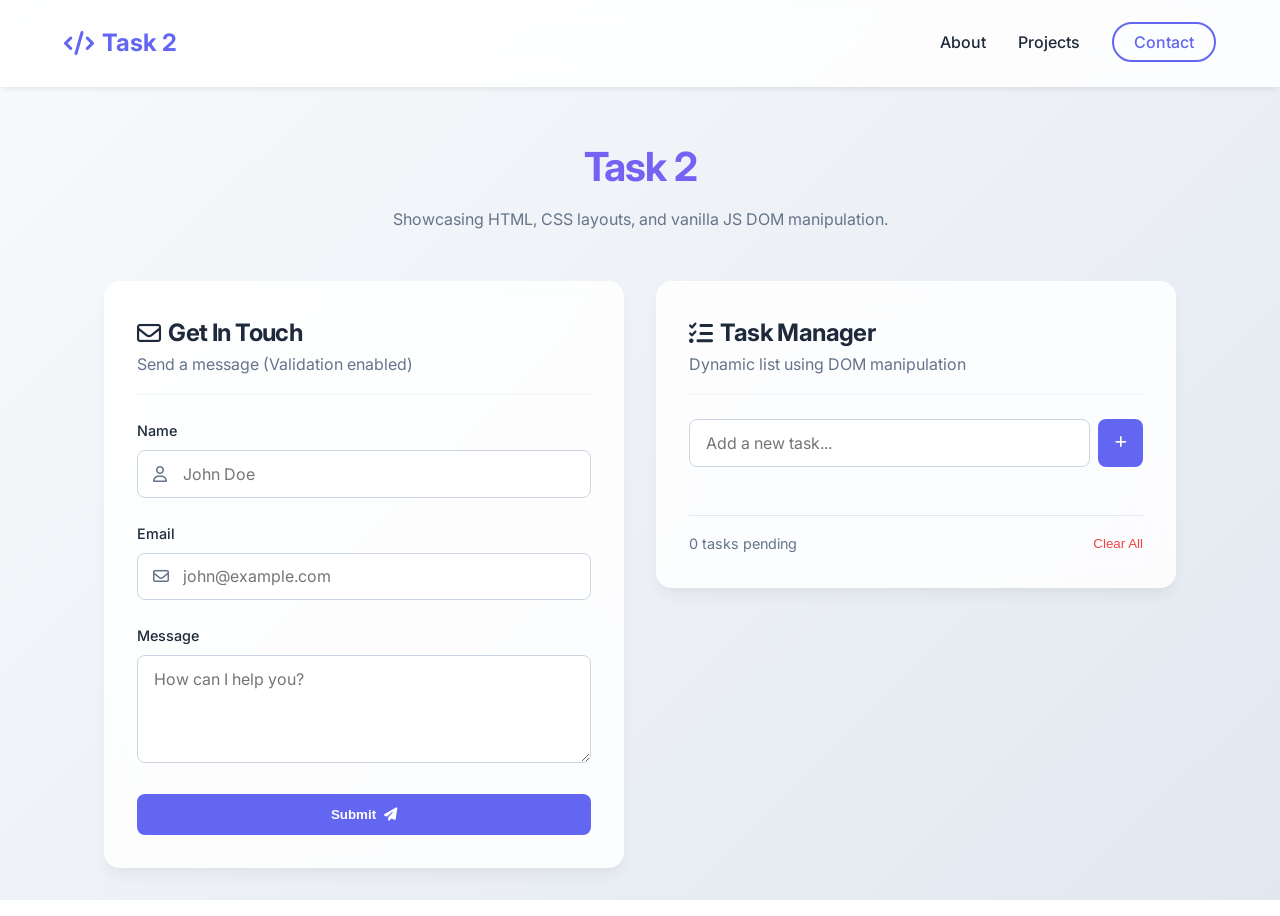
<file: Task 2/index.html>
<!DOCTYPE html>
<html lang="en">

<head>
    <meta charset="UTF-8">
    <meta name="viewport" content="width=device-width, initial-scale=1.0">
    <title>Task 2</title>
    <!-- Modern Font: Inter -->
    <link href="https://fonts.googleapis.com/css2?family=Inter:wght@300;400;500;600;700&display=swap" rel="stylesheet">
    <!-- Font Awesome for Icons -->
    <link rel="stylesheet" href="https://cdnjs.cloudflare.com/ajax/libs/font-awesome/6.4.0/css/all.min.css">
    <link rel="stylesheet" href="index.css">
</head>

<body>

    <!-- Flexbox Navigation -->
    <header class="navbar">
        <div class="logo">
            <i class="fa-solid fa-code"></i> Task 2
        </div>
        <nav>
            <ul class="nav-links">
                <li><a href="#about">About</a></li>
                <li><a href="#projects">Projects</a></li>
                <li><a href="#contact" class="btn-outline">Contact</a></li>
            </ul>
        </nav>
    </header>

    <main class="container">
        <div class="hero-text">
            <h1>Task 2</h1>
            <p>Showcasing HTML, CSS layouts, and vanilla JS DOM manipulation.</p>
        </div>

        <!-- CSS Grid layout wrapper -->
        <div class="grid-layout">

            <!-- Section 1: Contact Form (HTML & CSS + JS Validation) -->
            <section class="card glass-card" id="contact">
                <div class="card-header">
                    <h2><i class="fa-regular fa-envelope"></i> Get In Touch</h2>
                    <p>Send a message (Validation enabled)</p>
                </div>
                <form id="contactForm" novalidate>
                    <div class="form-group">
                        <label for="name">Name</label>
                        <div class="input-wrapper">
                            <i class="fa-regular fa-user"></i>
                            <input type="text" id="name" name="name" placeholder="John Doe">
                        </div>
                        <span class="error-msg" id="nameError">Name is required.</span>
                    </div>

                    <div class="form-group">
                        <label for="email">Email</label>
                        <div class="input-wrapper">
                            <i class="fa-regular fa-envelope"></i>
                            <input type="email" id="email" name="email" placeholder="john@example.com">
                        </div>
                        <span class="error-msg" id="emailError">Please enter a valid email.</span>
                    </div>

                    <div class="form-group">
                        <label for="message">Message</label>
                        <textarea id="message" name="message" rows="4" placeholder="How can I help you?"></textarea>
                        <span class="error-msg" id="messageError">Message cannot be empty.</span>
                    </div>

                    <div id="formSuccess" class="success-msg hidden"><i class="fa-solid fa-check-circle"></i> Message
                        sent successfully!</div>

                    <button type="submit" class="btn-primary">
                        Submit <i class="fa-solid fa-paper-plane"></i>
                    </button>
                </form>
            </section>

            <!-- Section 2: Dynamic To-Do List (JS DOM Manipulation) -->
            <section class="card glass-card" id="projects">
                <div class="card-header">
                    <h2><i class="fa-solid fa-list-check"></i> Task Manager</h2>
                    <p>Dynamic list using DOM manipulation</p>
                </div>

                <div class="todo-app">
                    <div class="task-input">
                        <input type="text" id="taskInput" placeholder="Add a new task...">
                        <button id="addTaskBtn" class="btn-secondary"><i class="fa-solid fa-plus"></i></button>
                    </div>
                    <ul id="taskList" class="task-list">
                        <!-- Tasks will be dynamically injected here -->
                    </ul>
                    <div class="task-stats">
                        <span id="taskCount">0 tasks pending</span>
                        <button id="clearAllBtn" class="btn-text">Clear All</button>
                    </div>
                </div>
            </section>

        </div>
    </main>

    <script src="script.js"></script>
</body>

</html>
</file>
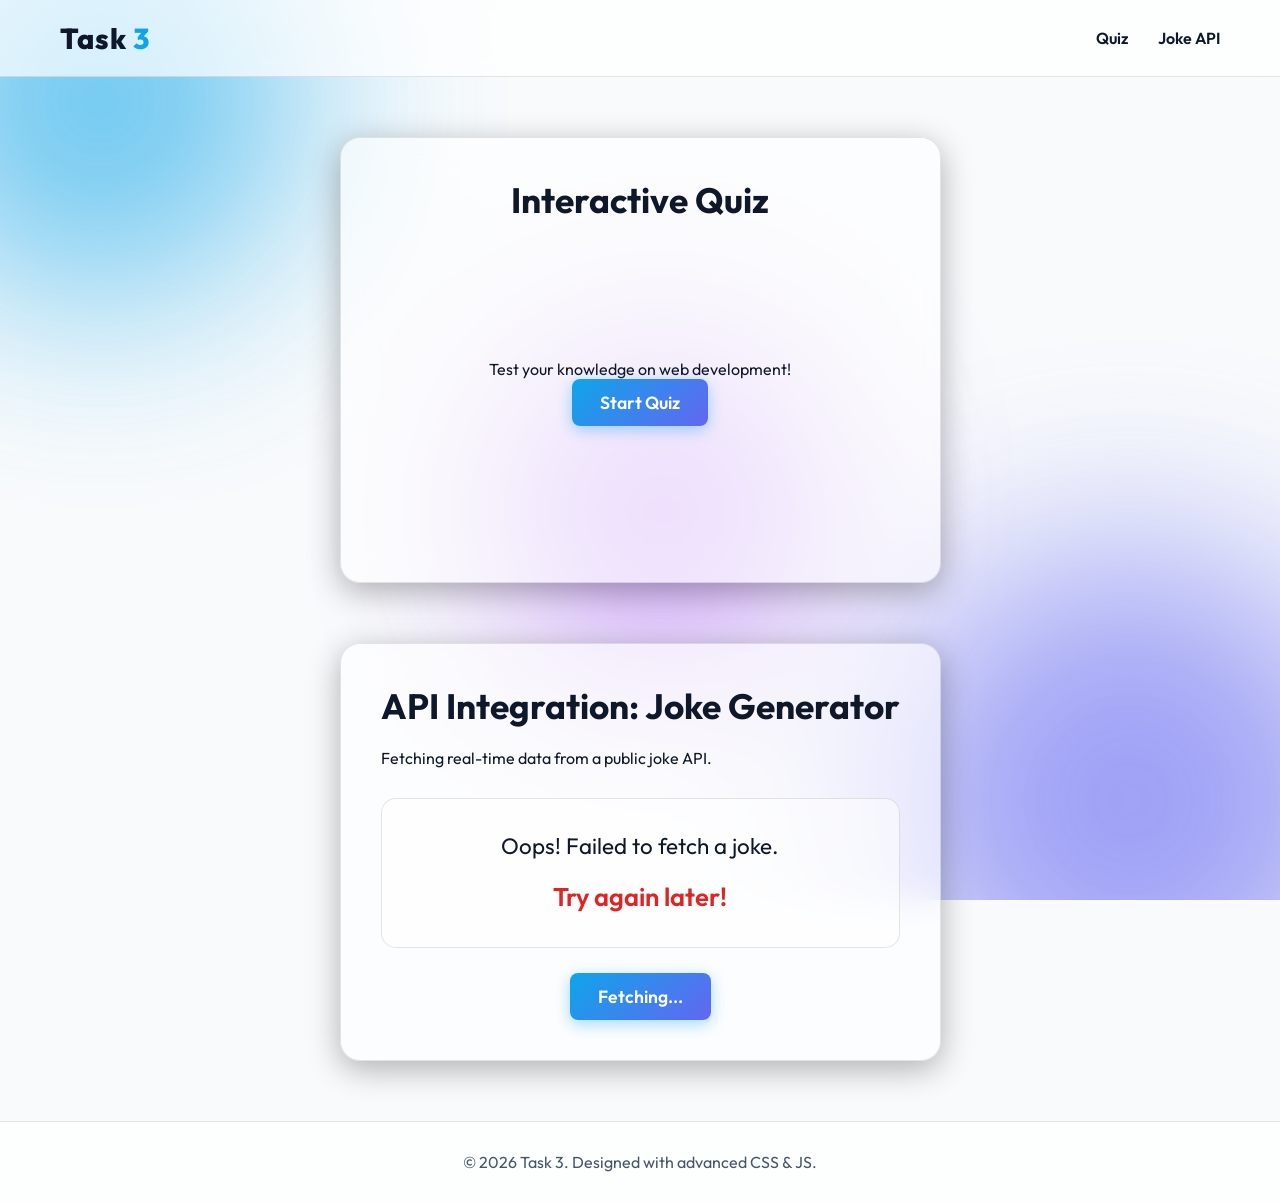
<file: Task 3/index.html>
<!DOCTYPE html>
<html lang="en">
<head>
    <meta charset="UTF-8">
    <meta name="viewport" content="width=device-width, initial-scale=1.0">
    <title>Advanced JS & Styling</title>
    <link rel="stylesheet" href="style.css">
    <link href="https://fonts.googleapis.com/css2?family=Outfit:wght@300;400;600;800&display=swap" rel="stylesheet">
</head>
<body>
    <div class="background-shapes">
        <div class="shape shape-1"></div>
        <div class="shape shape-2"></div>
        <div class="shape shape-3"></div>
    </div>

    <header>
        <nav class="navbar">
            <div class="logo">Task <span>3</span></div>
            <ul class="nav-links">
                <li><a href="#quiz-section">Quiz</a></li>
                <li><a href="#api-section">Joke API</a></li>
            </ul>
        </nav>
    </header>

    <main class="container">


        <section id="quiz-section" class="glass-panel section-container">
            <h2 class="section-title">Interactive Quiz</h2>
            <div class="quiz-container">
                <div id="quiz-setup" class="quiz-state active">
                    <p>Test your knowledge on web development!</p>
                    <button id="start-btn" class="btn primary-btn">Start Quiz</button>
                </div>
                
                <div id="quiz-active" class="quiz-state">
                    <div class="quiz-header">
                        <span id="question-tracker">Question 1/5</span>
                        <span id="score-tracker">Score: 0</span>
                    </div>
                    <h3 id="question-text">Loading question...</h3>
                    <div id="answer-buttons" class="btn-grid">
                        <!-- Buttons injected via JS -->
                    </div>
                    <button id="next-btn" class="btn secondary-btn hide">Next Question</button>
                </div>

                <div id="quiz-results" class="quiz-state">
                    <h3>Quiz Completed!</h3>
                    <p id="final-score">Your score is: 0/5</p>
                    <button id="restart-btn" class="btn primary-btn">Restart Quiz</button>
                </div>
            </div>
        </section>

        <section id="api-section" class="glass-panel section-container">
            <h2 class="section-title">API Integration: Joke Generator</h2>
            <p>Fetching real-time data from a public joke API.</p>
            <div class="api-container">
                <div id="joke-display" class="joke-card">
                    <p id="joke-setup" class="joke-text">Click the button below to get a developer joke!</p>
                    <p id="joke-punchline" class="joke-text punchline"></p>
                </div>
                <button id="fetch-joke-btn" class="btn primary-btn">Get Another Joke</button>
            </div>
        </section>
    </main>

    <footer>
        <p>&copy; 2026 Task 3. Designed with advanced CSS & JS.</p>
    </footer>

    <script src="script.js"></script>
</body>
</html>
</file>
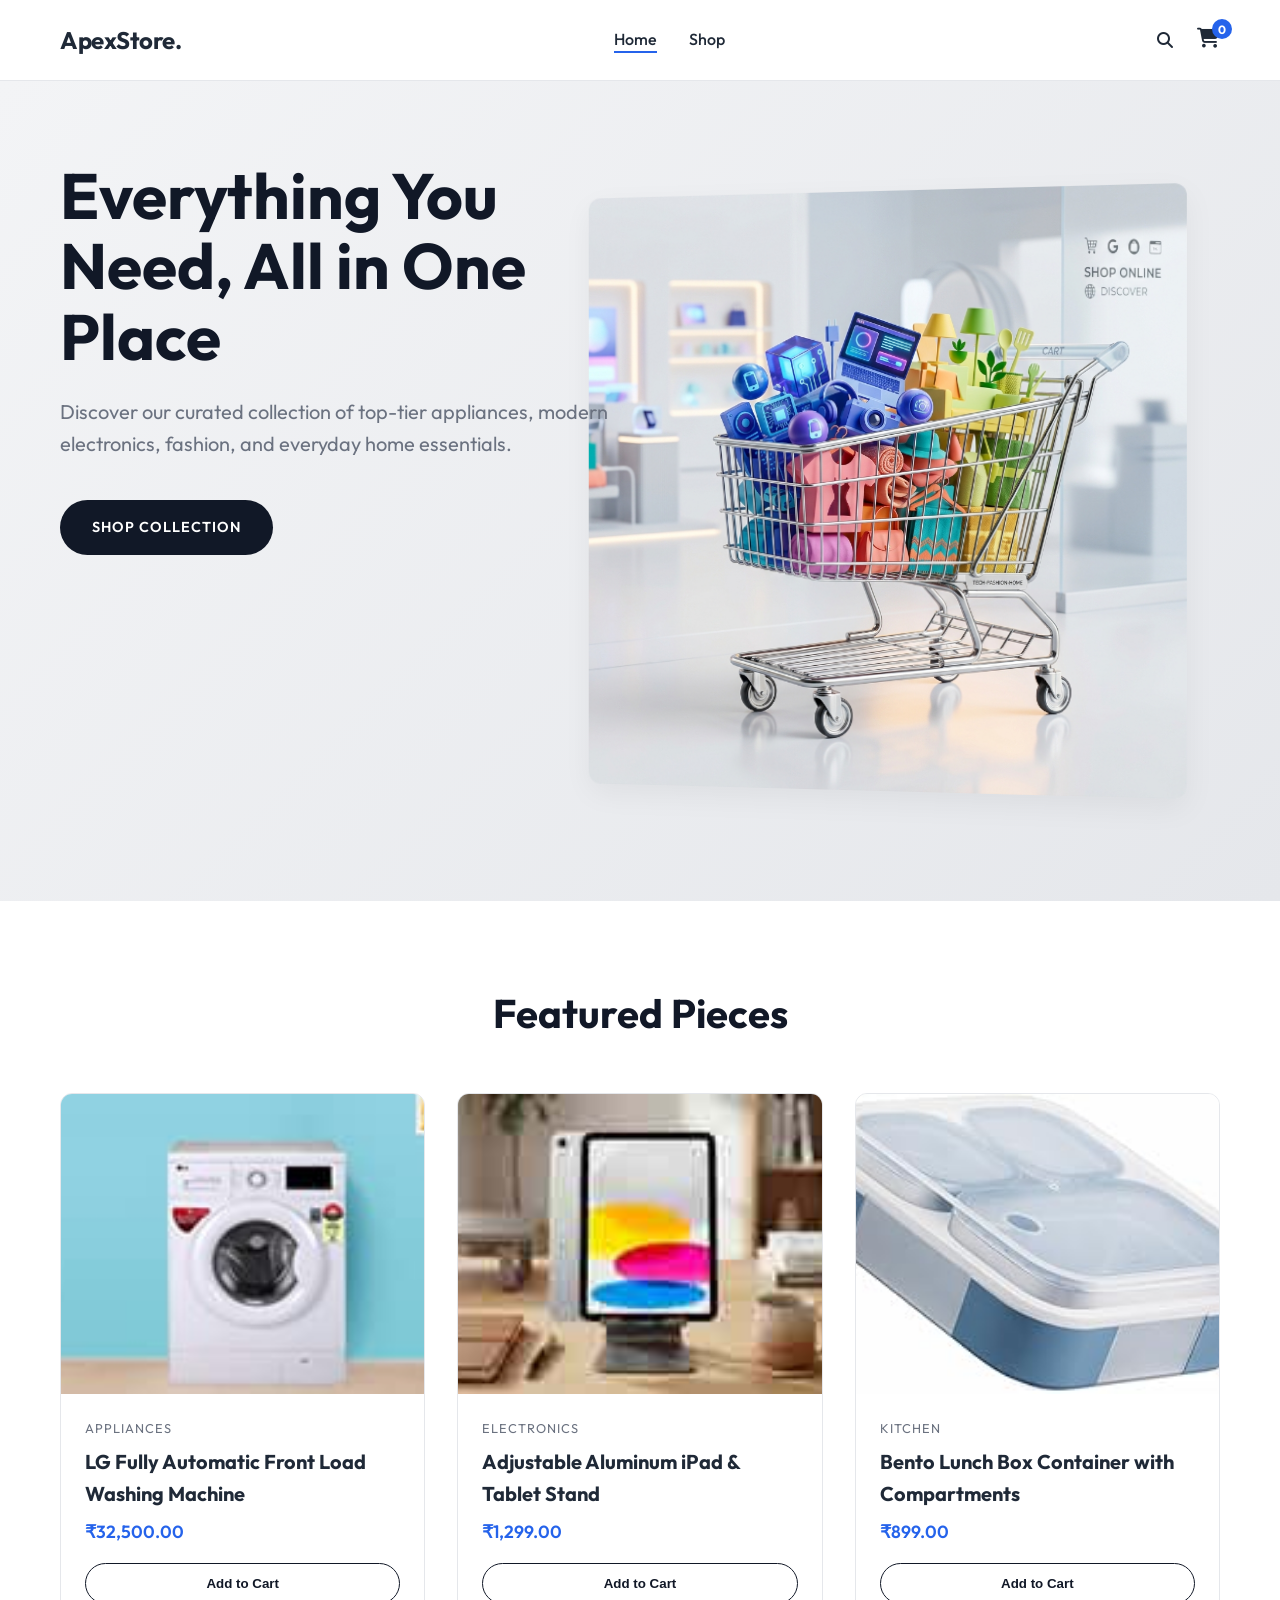
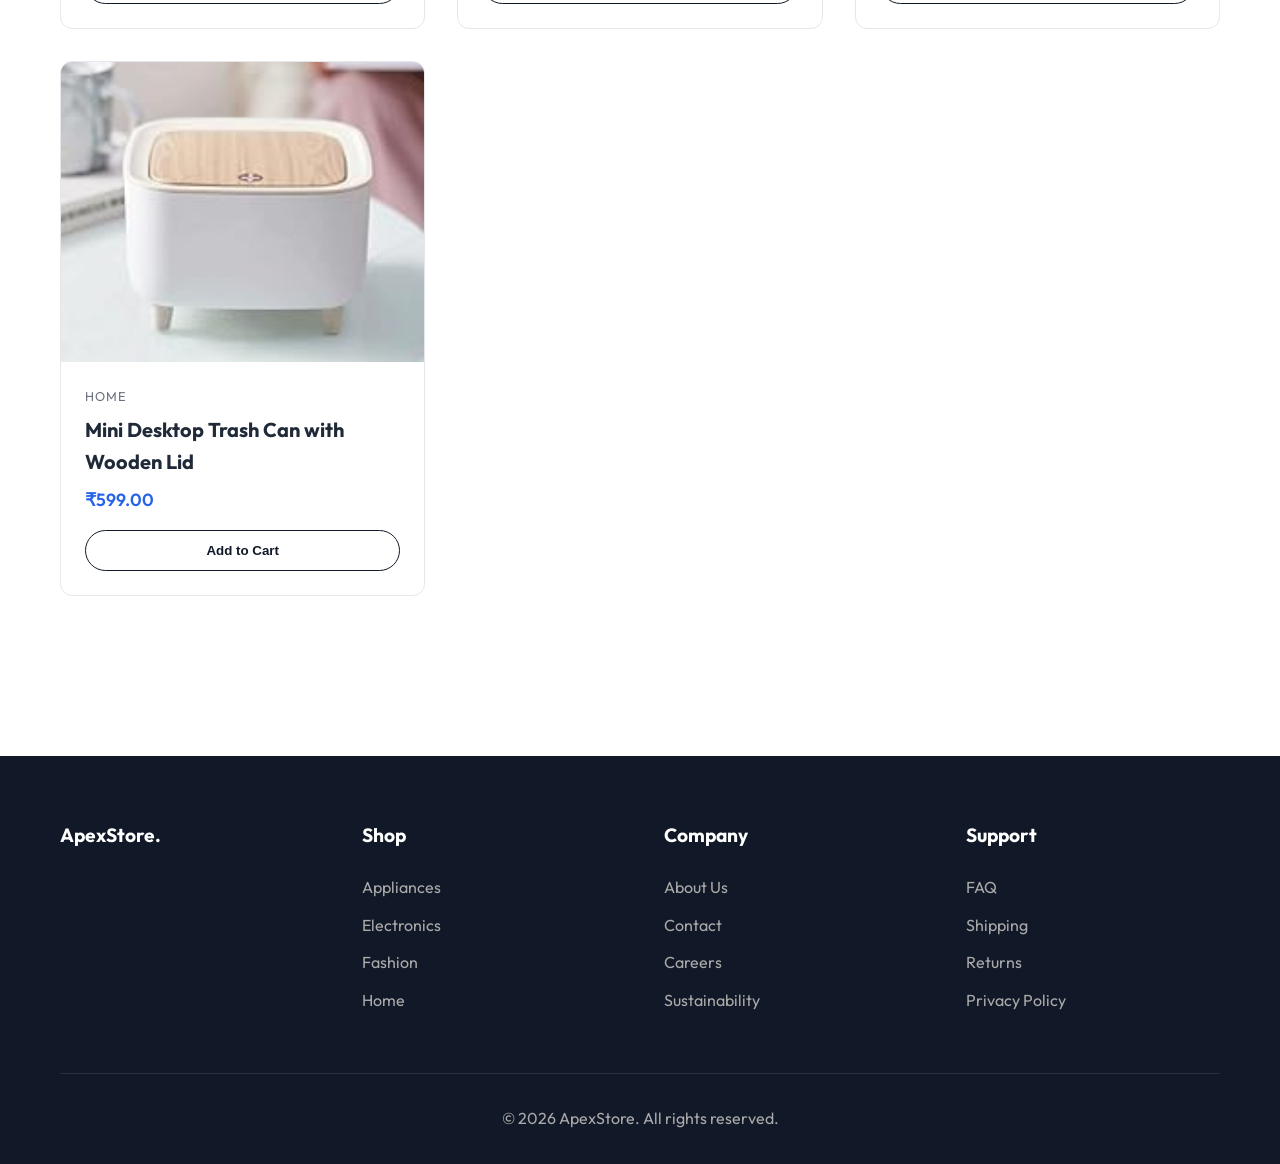
<file: Task 5/index.html>
<!DOCTYPE html>
<html lang="en">
<head>
    <meta charset="UTF-8">
    <meta name="viewport" content="width=device-width, initial-scale=1.0">
    <meta name="description" content="Premium Home Decor and Furniture">
    <title>ApexStore</title>
    <!-- FontAwesome for icons -->
    <link rel="stylesheet" href="https://cdnjs.cloudflare.com/ajax/libs/font-awesome/6.4.0/css/all.min.css">
    <link rel="stylesheet" href="css/styles.css">
</head>
<body>

    <!-- Header -->
    <header>
        <div class="container">
            <nav>
                <div class="logo">
                    <a href="index.html">ApexStore.</a>
                </div>
                <ul class="nav-links">
                    <li><a href="index.html" class="active">Home</a></li>
                    <li><a href="products.html">Shop</a></li>
                </ul>
                <div class="nav-icons">
                    <i class="fa-solid fa-magnifying-glass" style="cursor: pointer;"></i>
                    <a href="cart.html" class="cart-icon">
                        <i class="fa-solid fa-cart-shopping"></i>
                        <span class="cart-count" id="cart-count">0</span>
                    </a>
                </div>
            </nav>
        </div>
    </header>

    <!-- Hero Section -->
    <section class="hero">
        <div class="container" style="display: flex; position: relative; height: 100%;">
            <div class="hero-content">
                <h1>Everything You Need, All in One Place</h1>
                <p>Discover our curated collection of top-tier appliances, modern electronics, fashion, and everyday home essentials.</p>
                <a href="products.html" class="btn btn-primary">Shop Collection</a>
            </div>
            <div class="hero-image">
                <img src="assets/images/hero.jpg" alt="Modern Shopping" loading="lazy">
            </div>
        </div>
    </section>

    <!-- Featured Products Section -->
    <section class="featured-products">
        <div class="container">
            <h2 class="section-title">Featured Pieces</h2>
            <div class="products-grid" id="featured-grid">
                <!-- Products will be injected here by app.js -->
            </div>
        </div>
    </section>

    <!-- Footer -->
    <footer>
        <div class="container">
            <div class="footer-grid">
                <div class="footer-col">
                    <h3>ApexStore.</h3>
                </div>
                <div class="footer-col">
                    <h3>Shop</h3>
                    <ul class="footer-links">
                        <li><a href="#">Appliances</a></li>
                        <li><a href="#">Electronics</a></li>
                        <li><a href="#">Fashion</a></li>
                        <li><a href="#">Home</a></li>
                    </ul>
                </div>
                <div class="footer-col">
                    <h3>Company</h3>
                    <ul class="footer-links">
                        <li><a href="#">About Us</a></li>
                        <li><a href="#">Contact</a></li>
                        <li><a href="#">Careers</a></li>
                        <li><a href="#">Sustainability</a></li>
                    </ul>
                </div>
                <div class="footer-col">
                    <h3>Support</h3>
                    <ul class="footer-links">
                        <li><a href="#">FAQ</a></li>
                        <li><a href="#">Shipping</a></li>
                        <li><a href="#">Returns</a></li>
                        <li><a href="#">Privacy Policy</a></li>
                    </ul>
                </div>
            </div>
            <div class="footer-bottom">
                <p>&copy; 2026 ApexStore. All rights reserved.</p>
            </div>
        </div>
    </footer>

    <!-- Scripts -->
    <script src="js/products.js"></script>
    <script src="js/app.js"></script>
</body>
</html>
</file>
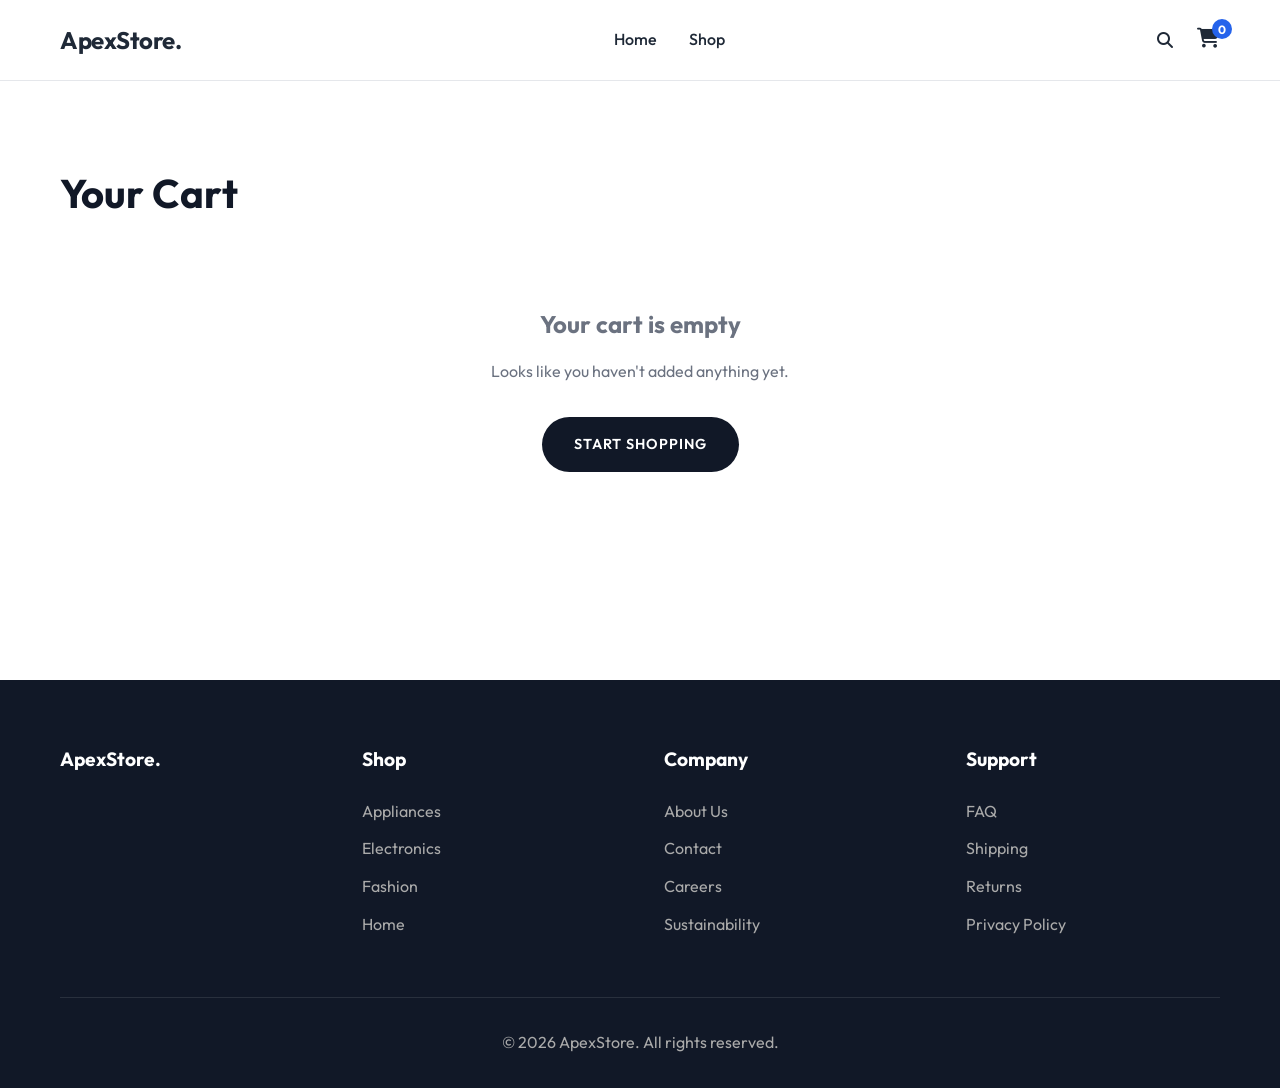
<file: Task 5/cart.html>
<!DOCTYPE html>
<html lang="en">
<head>
    <meta charset="UTF-8">
    <meta name="viewport" content="width=device-width, initial-scale=1.0">
    <meta name="description" content="Your shopping cart at Lumina">
    <title>Cart | ApexStore</title>
    <link rel="stylesheet" href="https://cdnjs.cloudflare.com/ajax/libs/font-awesome/6.4.0/css/all.min.css">
    <link rel="stylesheet" href="css/styles.css">
</head>
<body>

    <!-- Header -->
    <header>
        <div class="container">
            <nav>
                <div class="logo">
                    <a href="index.html">ApexStore.</a>
                </div>
                <ul class="nav-links">
                    <li><a href="index.html">Home</a></li>
                    <li><a href="products.html">Shop</a></li>
                </ul>
                <div class="nav-icons">
                    <i class="fa-solid fa-magnifying-glass" style="cursor: pointer;"></i>
                    <a href="cart.html" class="cart-icon">
                        <i class="fa-solid fa-cart-shopping"></i>
                        <span class="cart-count" id="cart-count">0</span>
                    </a>
                </div>
            </nav>
        </div>
    </header>

    <!-- Cart Section -->
    <section>
        <div class="container">
            <h1 class="section-title" style="text-align: left; margin-bottom: 1rem;">Your Cart</h1>
            
            <div class="cart-container" id="cart-container">
                <!-- Cart Content will be injected here by app.js -->
            </div>
        </div>
    </section>

    <!-- Footer -->
    <footer>
        <div class="container">
            <div class="footer-grid">
                <div class="footer-col">
                    <h3>ApexStore.</h3>
                </div>
                <div class="footer-col">
                    <h3>Shop</h3>
                    <ul class="footer-links">
                        <li><a href="#">Appliances</a></li>
                        <li><a href="#">Electronics</a></li>
                        <li><a href="#">Fashion</a></li>
                        <li><a href="#">Home</a></li>
                    </ul>
                </div>
                <div class="footer-col">
                    <h3>Company</h3>
                    <ul class="footer-links">
                        <li><a href="#">About Us</a></li>
                        <li><a href="#">Contact</a></li>
                        <li><a href="#">Careers</a></li>
                        <li><a href="#">Sustainability</a></li>
                    </ul>
                </div>
                <div class="footer-col">
                    <h3>Support</h3>
                    <ul class="footer-links">
                        <li><a href="#">FAQ</a></li>
                        <li><a href="#">Shipping</a></li>
                        <li><a href="#">Returns</a></li>
                        <li><a href="#">Privacy Policy</a></li>
                    </ul>
                </div>
            </div>
            <div class="footer-bottom">
                <p>&copy; 2026 ApexStore. All rights reserved.</p>
            </div>
        </div>
    </footer>

    <!-- Scripts -->
    <script src="js/products.js"></script>
    <script src="js/app.js"></script>
</body>
</html>
</file>
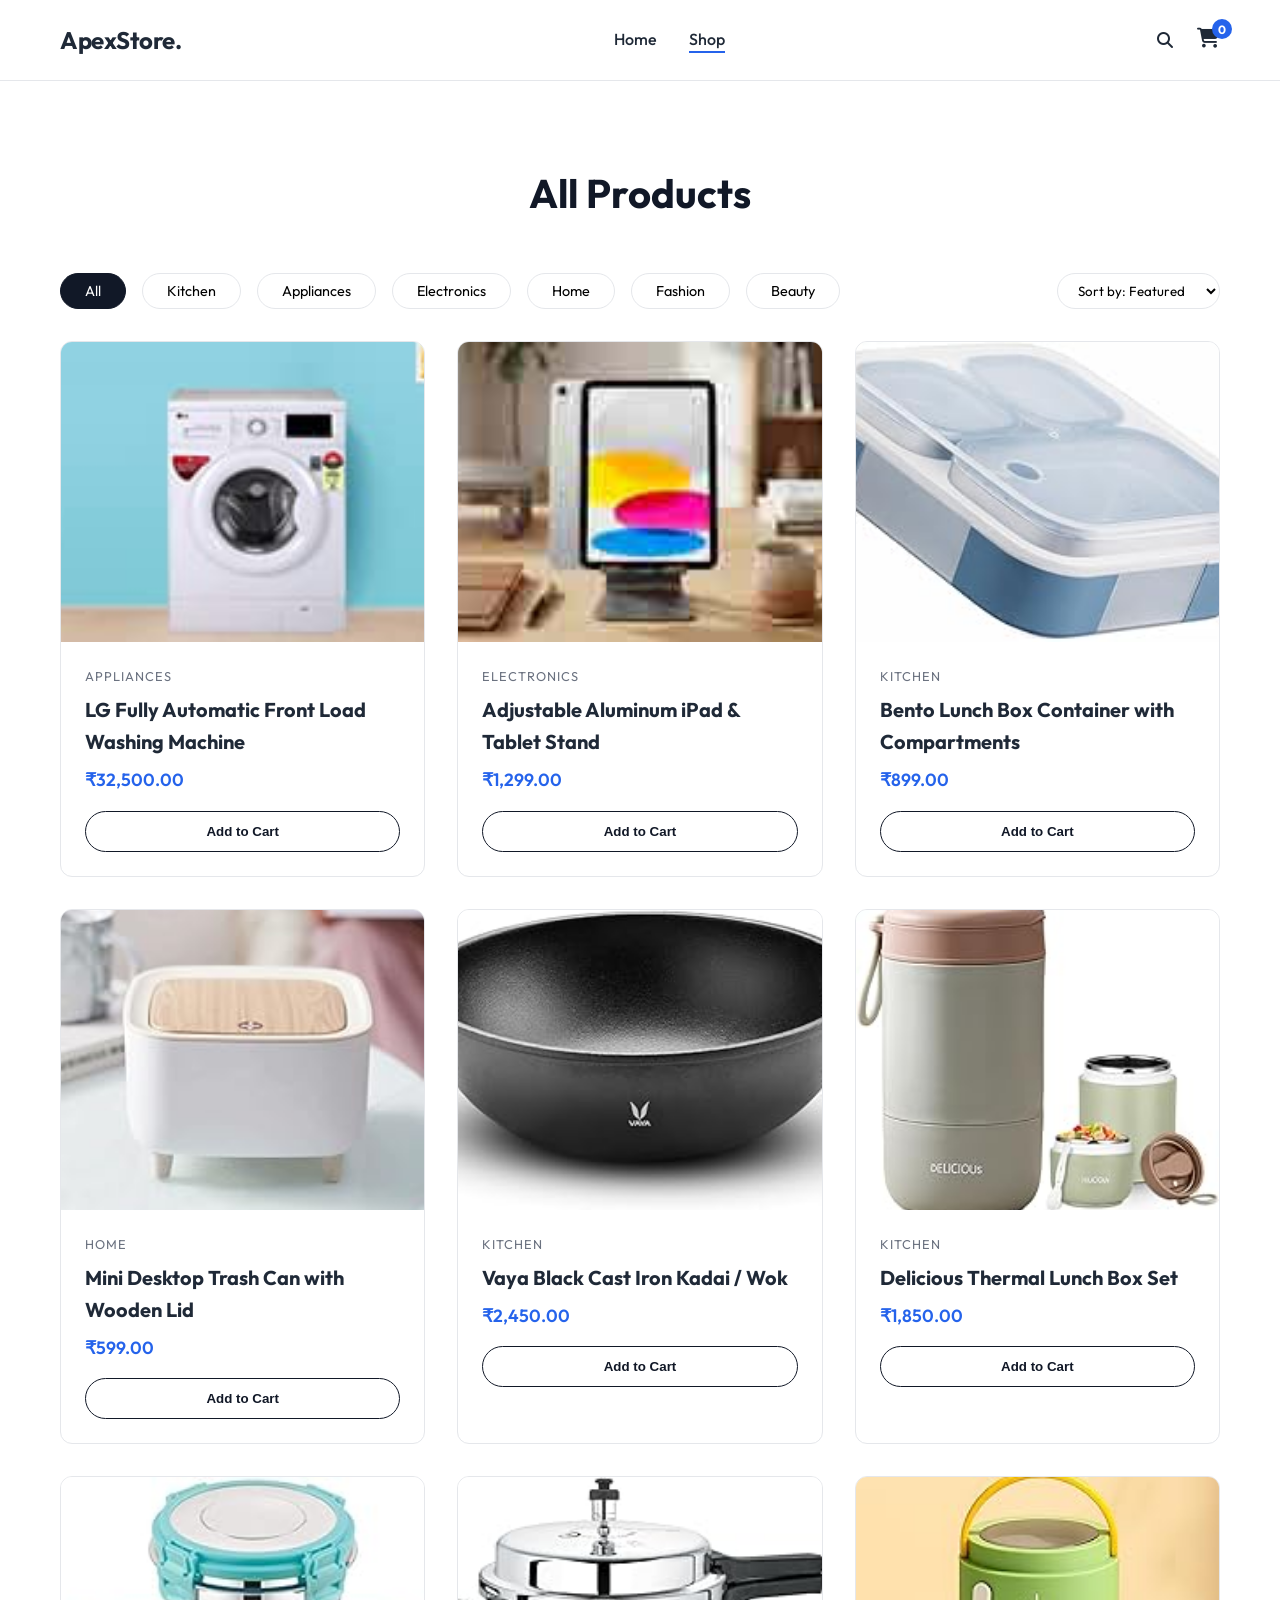
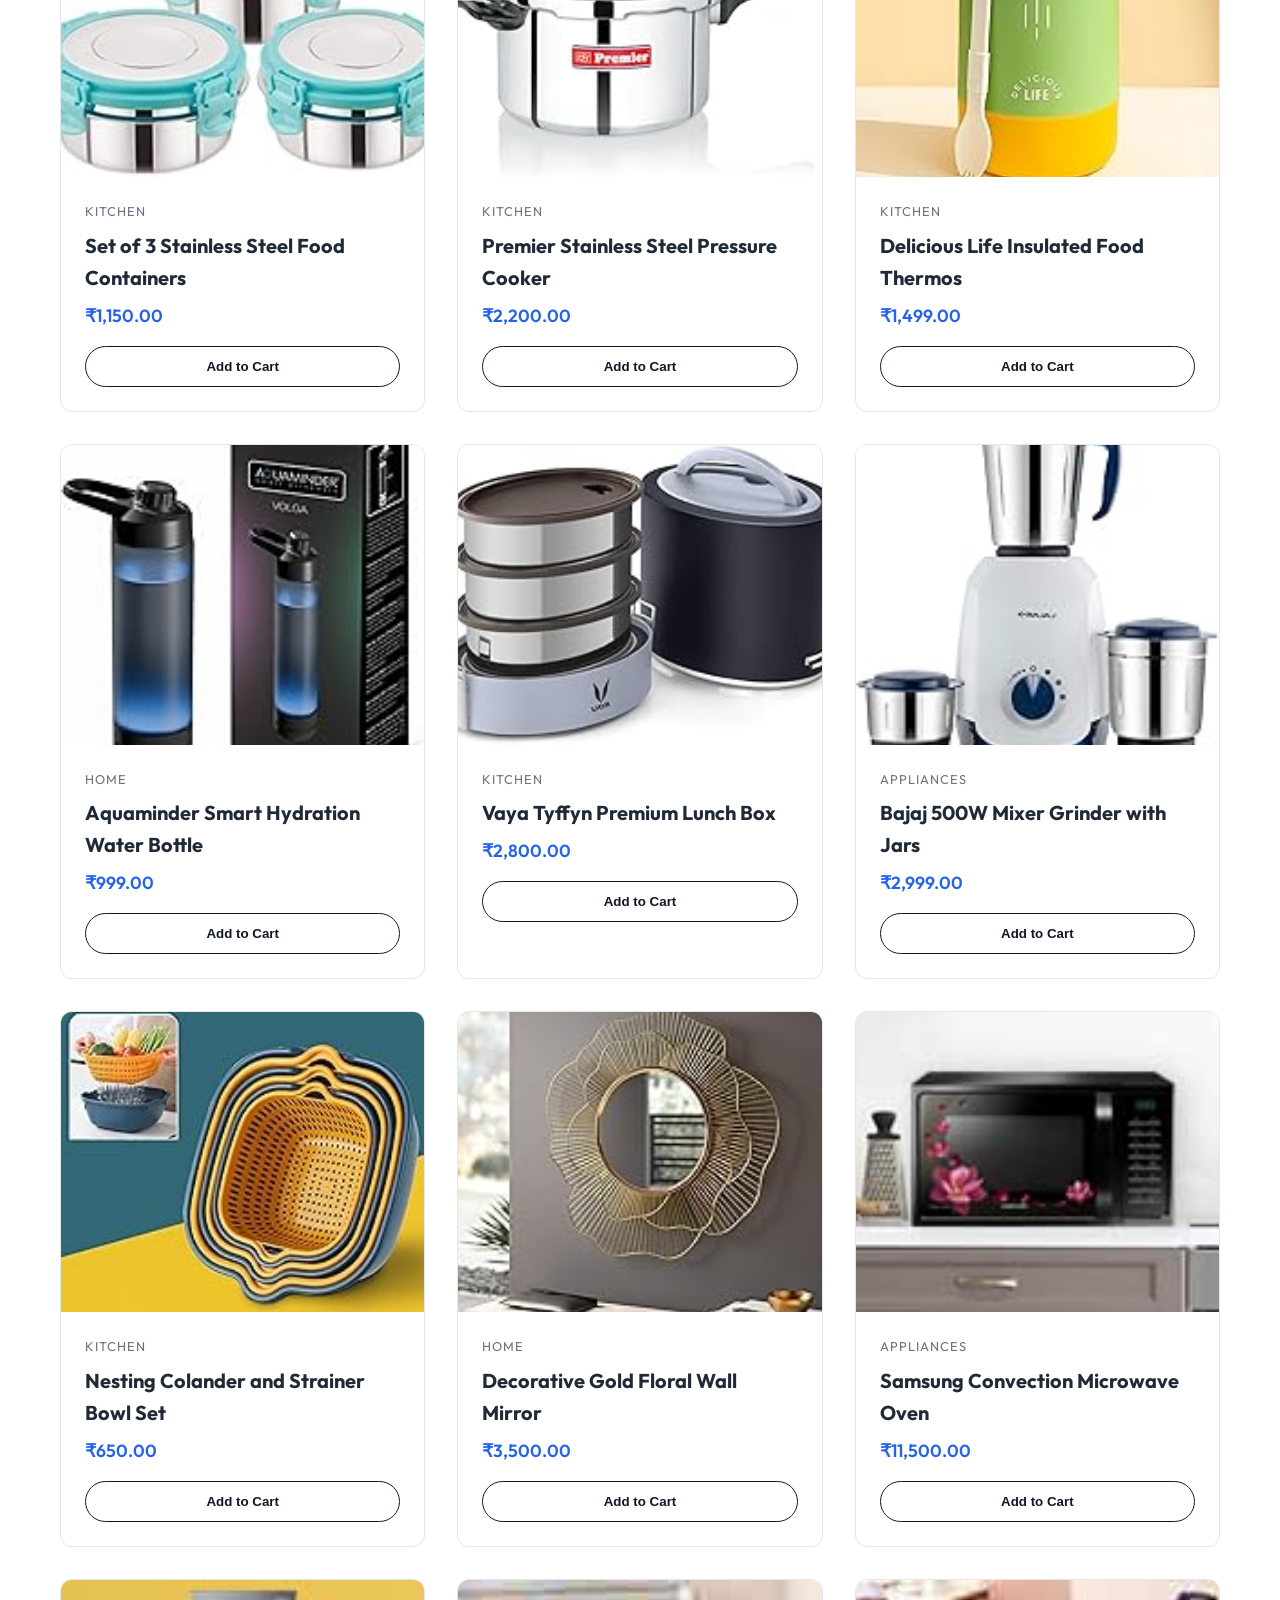
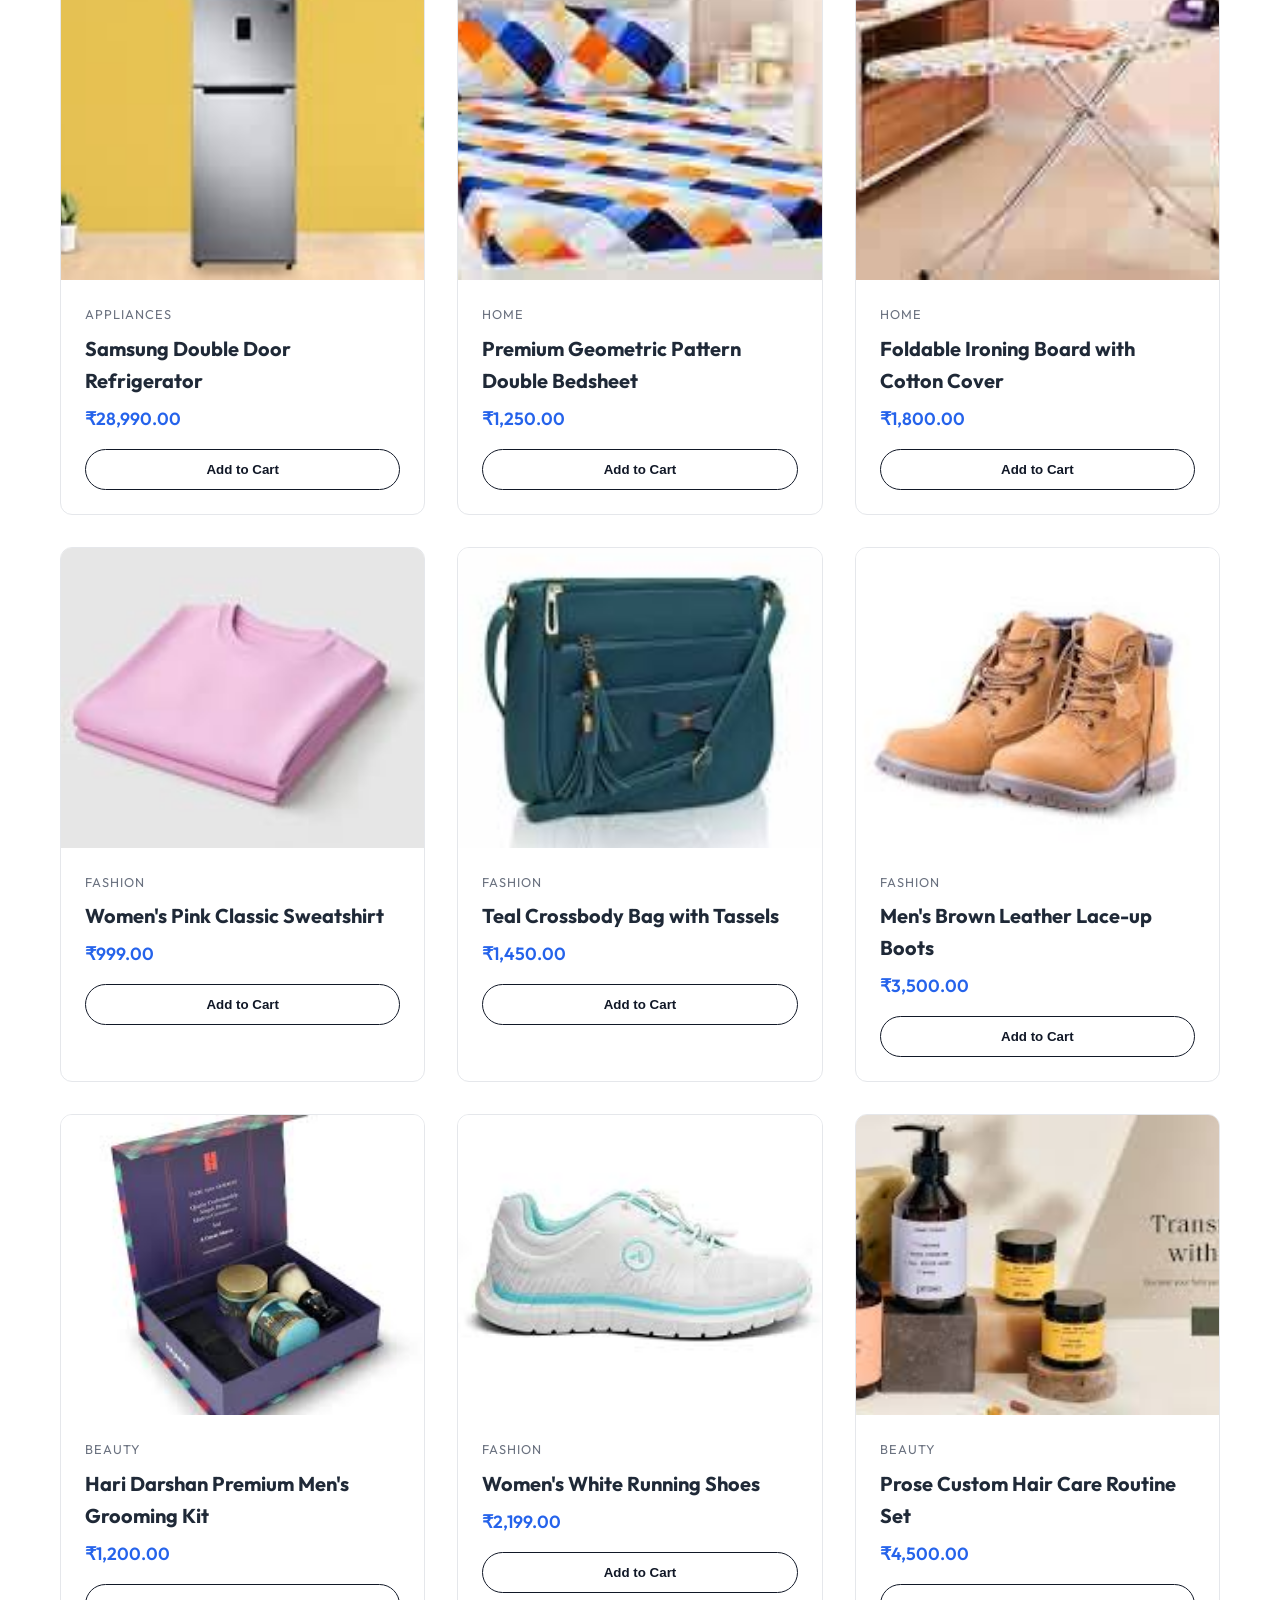
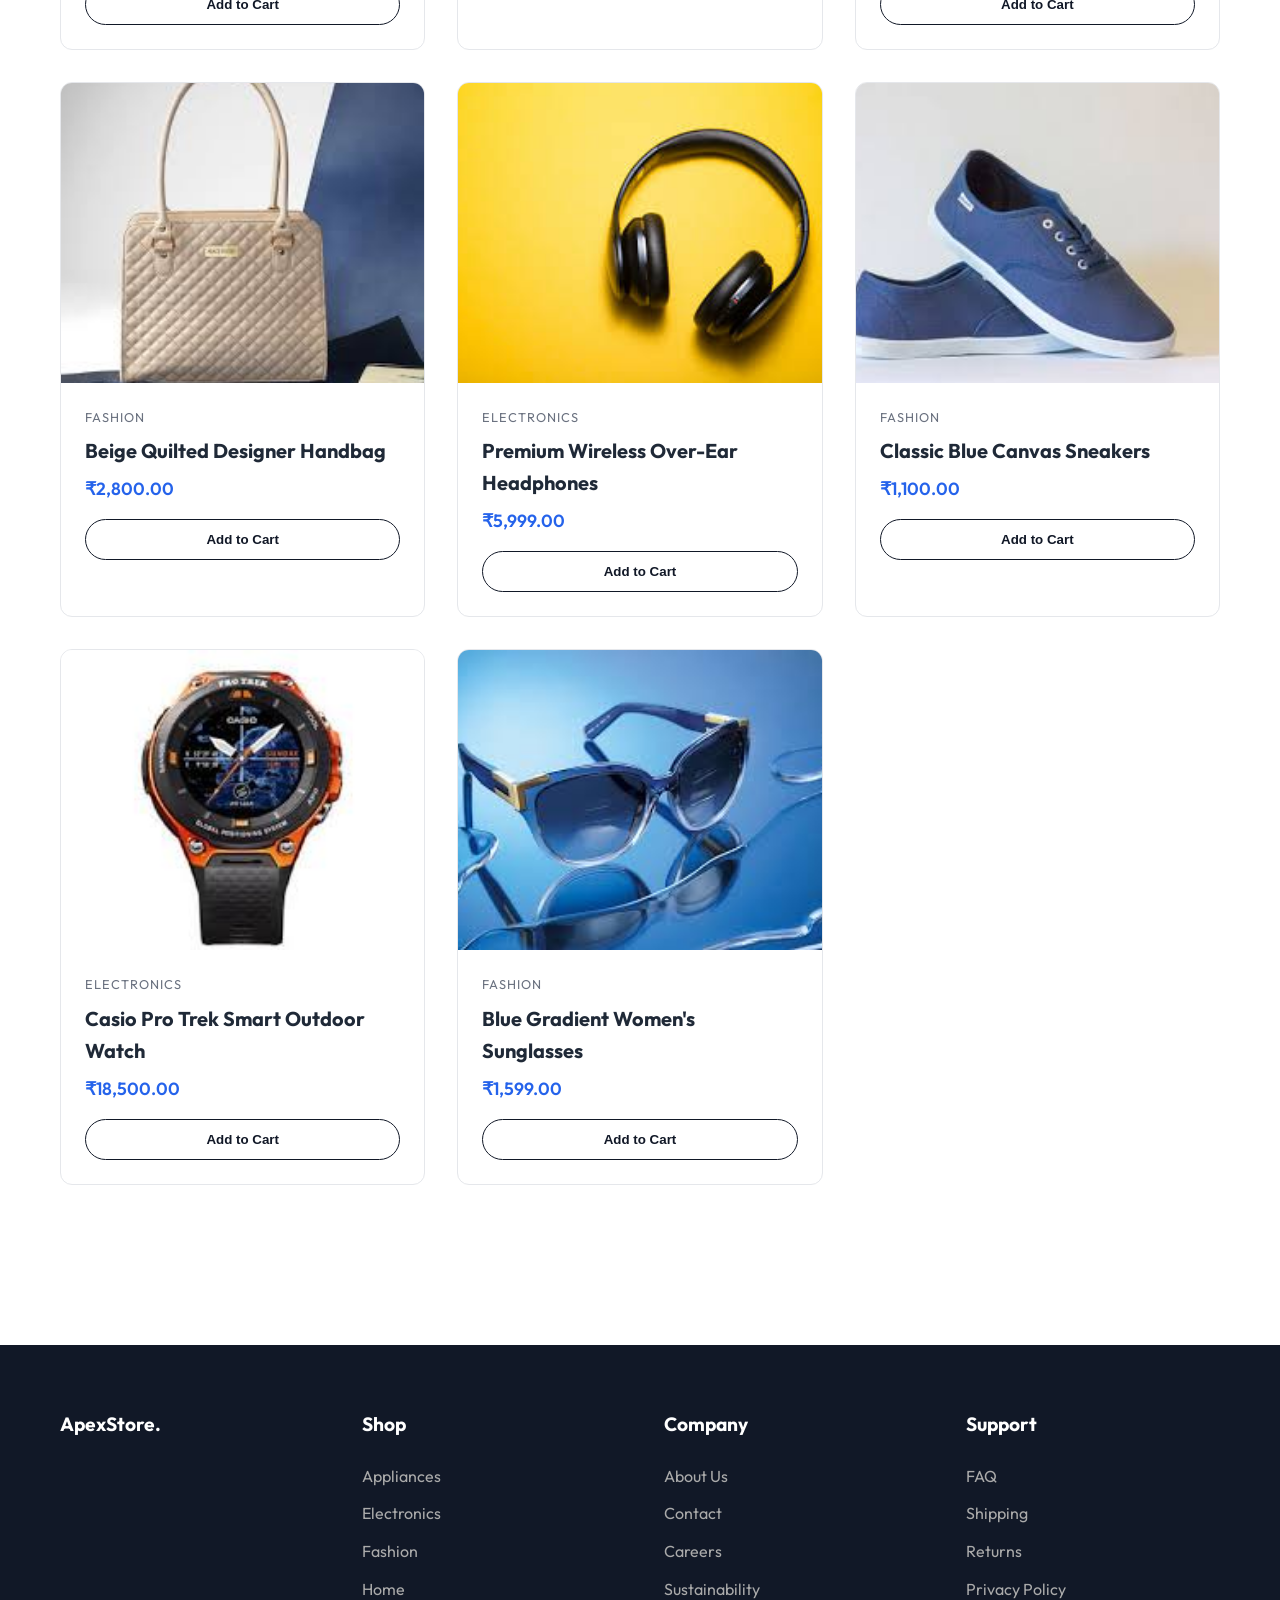
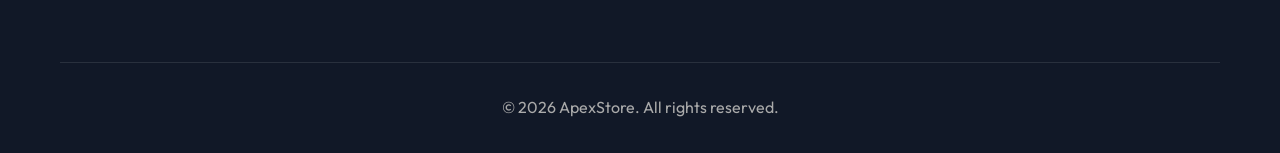
<file: Task 5/products.html>
<!DOCTYPE html>
<html lang="en">
<head>
    <meta charset="UTF-8">
    <meta name="viewport" content="width=device-width, initial-scale=1.0">
    <meta name="description" content="Shop all products at Lumina">
    <title>Shop | ApexStore</title>
    <link rel="stylesheet" href="https://cdnjs.cloudflare.com/ajax/libs/font-awesome/6.4.0/css/all.min.css">
    <link rel="stylesheet" href="css/styles.css">
</head>
<body>

    <!-- Header -->
    <header>
        <div class="container">
            <nav>
                <div class="logo">
                    <a href="index.html">ApexStore.</a>
                </div>
                <ul class="nav-links">
                    <li><a href="index.html">Home</a></li>
                    <li><a href="products.html" class="active">Shop</a></li>
                </ul>
                <div class="nav-icons">
                    <i class="fa-solid fa-magnifying-glass" style="cursor: pointer;"></i>
                    <a href="cart.html" class="cart-icon">
                        <i class="fa-solid fa-cart-shopping"></i>
                        <span class="cart-count" id="cart-count">0</span>
                    </a>
                </div>
            </nav>
        </div>
    </header>

    <!-- Shop Section -->
    <section class="shop-section">
        <div class="container">
            <h1 class="section-title">All Products</h1>
            
            <div class="filters">
                <div class="category-filters">
                    <button class="filter-btn active" data-filter="all">All</button>
                    <button class="filter-btn" data-filter="kitchen">Kitchen</button>
                    <button class="filter-btn" data-filter="appliances">Appliances</button>
                    <button class="filter-btn" data-filter="electronics">Electronics</button>
                    <button class="filter-btn" data-filter="home">Home</button>
                    <button class="filter-btn" data-filter="fashion">Fashion</button>
                    <button class="filter-btn" data-filter="beauty">Beauty</button>
                </div>
                <div class="sort-options">
                    <select class="sort-select" id="sort-select">
                        <option value="default">Sort by: Featured</option>
                        <option value="price-low">Price: Low to High</option>
                        <option value="price-high">Price: High to Low</option>
                        <option value="name-asc">Name: A-Z</option>
                    </select>
                </div>
            </div>

            <div class="products-grid" id="products-grid">
                <!-- Products will be injected here by app.js -->
            </div>
        </div>
    </section>

    <!-- Footer -->
    <footer>
        <div class="container">
            <div class="footer-grid">
                <div class="footer-col">
                    <h3>ApexStore.</h3>
                </div>
                <div class="footer-col">
                    <h3>Shop</h3>
                    <ul class="footer-links">
                        <li><a href="#">Appliances</a></li>
                        <li><a href="#">Electronics</a></li>
                        <li><a href="#">Fashion</a></li>
                        <li><a href="#">Home</a></li>
                    </ul>
                </div>
                <div class="footer-col">
                    <h3>Company</h3>
                    <ul class="footer-links">
                        <li><a href="#">About Us</a></li>
                        <li><a href="#">Contact</a></li>
                        <li><a href="#">Careers</a></li>
                        <li><a href="#">Sustainability</a></li>
                    </ul>
                </div>
                <div class="footer-col">
                    <h3>Support</h3>
                    <ul class="footer-links">
                        <li><a href="#">FAQ</a></li>
                        <li><a href="#">Shipping</a></li>
                        <li><a href="#">Returns</a></li>
                        <li><a href="#">Privacy Policy</a></li>
                    </ul>
                </div>
            </div>
            <div class="footer-bottom">
                <p>&copy; 2026 ApexStore. All rights reserved.</p>
            </div>
        </div>
    </footer>

    <!-- Scripts -->
    <script src="js/products.js"></script>
    <script src="js/app.js"></script>
</body>
</html>
</file>
<file: Task 2/index.css>
:root {
    /* Light Theme Palette */
    --bg-gradient-start: #f8fafc;
    --bg-gradient-end: #e2e8f0;
    --surface-color: rgba(255, 255, 255, 0.85); /* Glass effect base */
    --surface-border: rgba(255, 255, 255, 0.5);
    
    --text-primary: #1e293b;
    --text-secondary: #64748b;
    
    --primary-color: #6366f1; /* Indigo */
    --primary-hover: #4f46e5;
    --secondary-color: #f1f5f9;
    --secondary-hover: #e2e8f0;
    
    --error-color: #ef4444;
    --success-color: #10b981;
    
    --shadow-sm: 0 4px 6px -1px rgba(0, 0, 0, 0.05), 0 2px 4px -1px rgba(0, 0, 0, 0.03);
    --shadow-md: 0 10px 15px -3px rgba(0, 0, 0, 0.05), 0 4px 6px -2px rgba(0, 0, 0, 0.025);
    --shadow-lg: 0 20px 25px -5px rgba(0, 0, 0, 0.05), 0 10px 10px -5px rgba(0, 0, 0, 0.02);
    
    --border-radius: 16px;
    --transition: all 0.3s ease;
}

* {
    margin: 0;
    padding: 0;
    box-sizing: border-box;
}

body {
    font-family: 'Inter', sans-serif;
    background: linear-gradient(135deg, var(--bg-gradient-start) 0%, var(--bg-gradient-end) 100%);
    background-attachment: fixed;
    color: var(--text-primary);
    line-height: 1.6;
    min-height: 100vh;
}

/* Typography */
h1, h2, h3 {
    font-weight: 700;
    letter-spacing: -0.025em;
    color: var(--text-primary);
}

p {
    color: var(--text-secondary);
}

/* --- FLEXBOX Navigation --- */
.navbar {
    display: flex;
    justify-content: space-between;
    align-items: center;
    padding: 1.5rem 5%;
    background: var(--surface-color);
    backdrop-filter: blur(12px);
    -webkit-backdrop-filter: blur(12px);
    border-bottom: 1px solid var(--surface-border);
    position: sticky;
    top: 0;
    z-index: 1000;
    box-shadow: var(--shadow-sm);
}

.logo {
    font-size: 1.5rem;
    font-weight: 700;
    color: var(--primary-color);
    display: flex;
    align-items: center;
    gap: 0.5rem;
}

.nav-links {
    display: flex;
    list-style: none;
    gap: 2rem;
    align-items: center;
}

.nav-links a {
    text-decoration: none;
    color: var(--text-primary);
    font-weight: 500;
    transition: var(--transition);
}

.nav-links a:hover {
    color: var(--primary-color);
}

/* Buttons */
.btn-outline {
    border: 2px solid var(--primary-color);
    padding: 0.5rem 1.25rem;
    border-radius: 50px;
    color: var(--primary-color) !important;
}

.btn-outline:hover {
    background: var(--primary-color);
    color: white !important;
    box-shadow: 0 4px 14px rgba(99, 102, 241, 0.4);
}

.btn-primary {
    background: var(--primary-color);
    color: white;
    border: none;
    padding: 0.8rem 1.5rem;
    border-radius: 8px;
    font-weight: 600;
    cursor: pointer;
    transition: var(--transition);
    display: flex;
    align-items: center;
    justify-content: center;
    gap: 0.5rem;
    width: 100%;
}

.btn-primary:hover {
    background: var(--primary-hover);
    transform: translateY(-2px);
    box-shadow: 0 8px 20px rgba(99, 102, 241, 0.3);
}

/* Container & Header */
.container {
    max-width: 1200px;
    margin: 0 auto;
    padding: 3rem 5%;
}

.hero-text {
    text-align: center;
    margin-bottom: 3rem;
}

.hero-text h1 {
    font-size: 2.5rem;
    margin-bottom: 0.5rem;
    background: linear-gradient(to right, var(--primary-color), #8b5cf6);
    -webkit-background-clip: text;
    -webkit-text-fill-color: transparent;
}

/* --- CSS GRID Layout --- */
.grid-layout {
    display: grid;
    grid-template-columns: repeat(2, 1fr);
    gap: 2rem;
    align-items: start;
}

/* Cards (Glassmorphism) */
.card {
    background: var(--surface-color);
    backdrop-filter: blur(16px);
    border: 1px solid var(--surface-border);
    border-radius: var(--border-radius);
    padding: 2rem;
    box-shadow: var(--shadow-md);
    transition: var(--transition);
}

.card:hover {
    box-shadow: var(--shadow-lg);
    transform: translateY(-5px);
}

.card-header {
    margin-bottom: 1.5rem;
    border-bottom: 1px solid var(--secondary-color);
    padding-bottom: 1rem;
}

.card-header h2 {
    font-size: 1.5rem;
    display: flex;
    align-items: center;
    gap: 0.5rem;
}

/* --- Contact Form Styles --- */
.form-group {
    margin-bottom: 1.5rem;
}

.form-group label {
    display: block;
    margin-bottom: 0.5rem;
    font-weight: 500;
    font-size: 0.9rem;
}

.input-wrapper {
    position: relative;
    display: flex;
    align-items: center;
}

.input-wrapper i {
    position: absolute;
    left: 1rem;
    color: var(--text-secondary);
}

input[type="text"],
input[type="email"],
textarea {
    width: 100%;
    padding: 0.8rem 1rem;
    border: 1px solid #cbd5e1;
    border-radius: 8px;
    background: white;
    color: var(--text-primary);
    font-family: inherit;
    font-size: 1rem;
    transition: var(--transition);
}

.input-wrapper input {
    padding-left: 2.8rem;
}

input:focus, textarea:focus {
    outline: none;
    border-color: var(--primary-color);
    box-shadow: 0 0 0 3px rgba(99, 102, 241, 0.2);
}

/* Validation Styles */
.error-msg {
    color: var(--error-color);
    font-size: 0.8rem;
    margin-top: 0.4rem;
    display: none;
    animation: fadeIn 0.3s;
}

.form-group.error input,
.form-group.error textarea {
    border-color: var(--error-color);
}

.form-group.error .error-msg {
    display: block;
}

.success-msg {
    color: var(--success-color);
    background: #d1fae5;
    padding: 1rem;
    border-radius: 8px;
    margin-bottom: 1.5rem;
    font-weight: 500;
    display: flex;
    align-items: center;
    gap: 0.5rem;
}

.hidden {
    display: none;
}

/* --- To-Do List Styles --- */
.todo-app {
    display: flex;
    flex-direction: column;
    gap: 1.5rem;
}

.task-input {
    display: flex;
    gap: 0.5rem;
}

.task-input input {
    flex: 1;
}

.btn-secondary {
    background: var(--primary-color);
    color: white;
    border: none;
    width: 45px;
    border-radius: 8px;
    cursor: pointer;
    transition: var(--transition);
    display: flex;
    align-items: center;
    justify-content: center;
}

.btn-secondary:hover {
    background: var(--primary-hover);
    transform: scale(1.05);
}

.task-list {
    list-style: none;
    max-height: 300px;
    overflow-y: auto;
    padding-right: 0.5rem;
}

/* Custom Scrollbar for task list */
.task-list::-webkit-scrollbar {
    width: 6px;
}
.task-list::-webkit-scrollbar-track {
    background: var(--secondary-color);
    border-radius: 10px;
}
.task-list::-webkit-scrollbar-thumb {
    background: #cbd5e1;
    border-radius: 10px;
}

.task-item {
    display: flex;
    justify-content: space-between;
    align-items: center;
    background: white;
    padding: 1rem;
    border-radius: 8px;
    margin-bottom: 0.8rem;
    box-shadow: var(--shadow-sm);
    border-left: 4px solid var(--primary-color);
    animation: slideIn 0.3s ease forwards;
    transition: var(--transition);
}

.task-item:hover {
    transform: translateX(5px);
}

.task-item.completed {
    opacity: 0.6;
    border-left-color: var(--success-color);
}

.task-item.completed .task-text {
    text-decoration: line-through;
    color: var(--text-secondary);
}

.task-content {
    display: flex;
    align-items: center;
    gap: 0.8rem;
    flex: 1;
}

.task-checkbox {
    cursor: pointer;
    width: 18px;
    height: 18px;
    accent-color: var(--success-color);
}

.task-text {
    font-weight: 500;
    word-break: break-all;
}

.delete-btn {
    background: none;
    border: none;
    color: var(--text-secondary);
    cursor: pointer;
    font-size: 1.1rem;
    transition: var(--transition);
    padding: 0.3rem;
}

.delete-btn:hover {
    color: var(--error-color);
    transform: scale(1.1);
}

.task-stats {
    display: flex;
    justify-content: space-between;
    align-items: center;
    font-size: 0.9rem;
    color: var(--text-secondary);
    border-top: 1px solid #e2e8f0;
    padding-top: 1rem;
}

.btn-text {
    background: none;
    border: none;
    color: var(--error-color);
    font-weight: 500;
    cursor: pointer;
    transition: var(--transition);
}

.btn-text:hover {
    text-decoration: underline;
}

/* Animations */
@keyframes fadeIn {
    from { opacity: 0; transform: translateY(-5px); }
    to { opacity: 1; transform: translateY(0); }
}

@keyframes slideIn {
    from { opacity: 0; transform: translateX(-15px); }
    to { opacity: 1; transform: translateX(0); }
}

/* --- Media Queries (Responsiveness) --- */
@media (max-width: 900px) {
    .grid-layout {
        grid-template-columns: 1fr; /* Stack on smaller screens */
    }
}

@media (max-width: 600px) {
    .navbar {
        flex-direction: column;
        gap: 1rem;
        padding: 1rem;
    }
    
    .nav-links {
        gap: 1rem;
    }
    
    .hero-text h1 {
        font-size: 2rem;
    }
}
</file>
<file: Task 3/style.css>
:root {
    --bg-color: #f8fafc;
    --text-color: #0f172a;
    --primary-color: #0ea5e9;
    --primary-hover: #0284c7;
    --secondary-color: #6366f1;
    --secondary-hover: #4f46e5;
    --glass-bg: rgba(255, 255, 255, 0.6);
    --glass-border: rgba(0, 0, 0, 0.1);
    --correct-color: #16a34a;
    --wrong-color: #dc2626;
}

* {
    margin: 0;
    padding: 0;
    box-sizing: border-box;
    font-family: 'Outfit', sans-serif;
}

body {
    background-color: var(--bg-color);
    color: var(--text-color);
    overflow-x: hidden;
    position: relative;
    min-height: 100vh;
    display: flex;
    flex-direction: column;
}

/* Background Shapes */
.background-shapes {
    position: fixed;
    top: 0;
    left: 0;
    width: 100vw;
    height: 100vh;
    z-index: -1;
    overflow: hidden;
}

.shape {
    position: absolute;
    filter: blur(100px);
    border-radius: 50%;
    opacity: 0.6;
    animation: float 10s infinite alternate ease-in-out;
}

.shape-1 {
    width: 400px;
    height: 400px;
    background: var(--primary-color);
    top: -100px;
    left: -100px;
}

.shape-2 {
    width: 500px;
    height: 500px;
    background: var(--secondary-color);
    bottom: -150px;
    right: -100px;
    animation-delay: -5s;
}

.shape-3 {
    width: 300px;
    height: 300px;
    background: #a855f7;
    top: 40%;
    left: 40%;
    animation-delay: -2s;
}

@keyframes float {
    0% { transform: translate(0, 0) scale(1); }
    100% { transform: translate(50px, 50px) scale(1.1); }
}

/* Typography & General */
.highlight {
    background: linear-gradient(to right, #38bdf8, #818cf8);
    -webkit-background-clip: text;
    -webkit-text-fill-color: transparent;
}

.container {
    max-width: 1200px;
    margin: 0 auto;
    padding: 0 20px;
    flex: 1;
}

/* Navbar */
header {
    background: rgba(255, 255, 255, 0.7);
    backdrop-filter: blur(10px);
    border-bottom: 1px solid var(--glass-border);
    position: sticky;
    top: 0;
    z-index: 100;
}

.navbar {
    max-width: 1200px;
    margin: 0 auto;
    padding: 20px;
    display: flex;
    justify-content: space-between;
    align-items: center;
}

.logo {
    font-size: 1.8rem;
    font-weight: 800;
    letter-spacing: 1px;
}

.logo span {
    color: var(--primary-color);
}

.nav-links {
    list-style: none;
    display: flex;
    gap: 30px;
}

.nav-links a {
    color: var(--text-color);
    text-decoration: none;
    font-weight: 600;
    transition: color 0.3s;
    position: relative;
}

.nav-links a::after {
    content: '';
    position: absolute;
    bottom: -5px;
    left: 0;
    width: 0;
    height: 2px;
    background: var(--primary-color);
    transition: width 0.3s ease;
}

.nav-links a:hover {
    color: var(--primary-color);
}

.nav-links a:hover::after {
    width: 100%;
}

/* Buttons */
.btn {
    padding: 12px 28px;
    border: none;
    border-radius: 8px;
    font-size: 1.1rem;
    font-weight: 600;
    cursor: pointer;
    transition: all 0.3s ease;
    text-decoration: none;
    display: inline-block;
}

.primary-btn {
    background: linear-gradient(135deg, var(--primary-color), var(--secondary-color));
    color: white;
    box-shadow: 0 4px 15px rgba(14, 165, 233, 0.4);
}

.primary-btn:hover {
    transform: translateY(-2px);
    box-shadow: 0 6px 20px rgba(14, 165, 233, 0.6);
}

.primary-btn:active {
    transform: translateY(1px);
}

.secondary-btn {
    background: var(--glass-bg);
    color: var(--text-color);
    border: 1px solid var(--glass-border);
}

.secondary-btn:hover {
    background: rgba(0, 0, 0, 0.05);
}

/* Sections */
.section-container {
    margin: 60px 0;
    padding: 40px;
    border-radius: 20px;
}

.glass-panel {
    background: var(--glass-bg);
    backdrop-filter: blur(16px);
    -webkit-backdrop-filter: blur(16px);
    border: 1px solid var(--glass-border);
    box-shadow: 0 8px 32px 0 rgba(0, 0, 0, 0.3);
}

.section-title {
    font-size: 2.2rem;
    margin-bottom: 20px;
    text-align: center;
}

/* Hero */
.hero-section {
    text-align: center;
    padding: 100px 0 60px;
}

.hero-content h1 {
    font-size: 4rem;
    margin-bottom: 20px;
    line-height: 1.2;
}

.hero-content p {
    font-size: 1.2rem;
    color: #475569;
    margin-bottom: 40px;
    max-width: 600px;
    margin-inline: auto;
}

/* Quiz */
.quiz-container {
    max-width: 700px;
    margin: 0 auto;
    text-align: center;
    min-height: 300px;
    display: flex;
    flex-direction: column;
    justify-content: center;
}

.quiz-state {
    display: none;
    animation: fadeIn 0.5s ease;
}

.quiz-state.active {
    display: block;
}

.quiz-header {
    display: flex;
    justify-content: space-between;
    margin-bottom: 20px;
    font-size: 1.1rem;
    color: #475569;
}

#question-text {
    font-size: 1.5rem;
    margin-bottom: 30px;
    line-height: 1.4;
}

.btn-grid {
    display: grid;
    grid-template-columns: repeat(2, 1fr);
    gap: 15px;
    margin-bottom: 20px;
}

.answer-btn {
    background: rgba(255, 255, 255, 0.4);
    border: 1px solid var(--glass-border);
    color: var(--text-color);
    padding: 15px;
    border-radius: 10px;
    font-size: 1.1rem;
    cursor: pointer;
    transition: all 0.2s ease;
}

.answer-btn:hover:not(:disabled) {
    background: rgba(255, 255, 255, 0.8);
    transform: translateY(-2px);
}

.answer-btn.correct {
    background: var(--correct-color);
    color: white;
    border-color: var(--correct-color);
}

.answer-btn.wrong {
    background: var(--wrong-color);
    color: white;
    border-color: var(--wrong-color);
}

.answer-btn:disabled {
    cursor: not-allowed;
    opacity: 0.7;
}

.hide {
    display: none !important;
}

/* API Section */
.api-container {
    max-width: 700px;
    margin: 30px auto 0;
    text-align: center;
}

.joke-card {
    background: rgba(255, 255, 255, 0.5);
    border: 1px solid var(--glass-border);
    padding: 30px;
    border-radius: 15px;
    margin-bottom: 25px;
    min-height: 150px;
    display: flex;
    flex-direction: column;
    justify-content: center;
}

.joke-text {
    font-size: 1.4rem;
    line-height: 1.5;
}

.punchline {
    margin-top: 15px;
    color: #dc2626;
    font-weight: 600;
    font-size: 1.6rem;
    opacity: 0;
    transition: opacity 0.5s ease;
}

.punchline.show {
    opacity: 1;
}

/* Footer */
footer {
    text-align: center;
    padding: 30px;
    background: rgba(255, 255, 255, 0.7);
    border-top: 1px solid var(--glass-border);
    margin-top: auto;
    color: #475569;
}

/* Animations */
@keyframes fadeIn {
    from { opacity: 0; transform: translateY(10px); }
    to { opacity: 1; transform: translateY(0); }
}

/* Media Queries */
@media (max-width: 768px) {
    .hero-content h1 {
        font-size: 2.8rem;
    }
    
    .btn-grid {
        grid-template-columns: 1fr;
    }

    .nav-links {
        gap: 15px;
    }

    .section-container {
        padding: 20px;
    }
}
</file>
<file: Task 5/css/styles.css>
@import url('https://fonts.googleapis.com/css2?family=Outfit:wght@300;400;500;600;700&display=swap');

:root {
    --primary-color: #111827;
    --secondary-color: #f3f4f6;
    --accent-color: #2563eb;
    --text-color: #1f2937;
    --text-light: #6b7280;
    --bg-color: #ffffff;
    --bg-alt: #f9fafb;
    --border-color: #e5e7eb;
    
    --transition: all 0.3s cubic-bezier(0.25, 0.8, 0.25, 1);
    --shadow: 0 10px 30px rgba(0, 0, 0, 0.05);
    --shadow-hover: 0 15px 35px rgba(0, 0, 0, 0.1);
    --radius: 12px;
}

* {
    margin: 0;
    padding: 0;
    box-sizing: border-box;
}

body {
    font-family: 'Outfit', sans-serif;
    background-color: var(--bg-color);
    color: var(--text-color);
    line-height: 1.6;
    overflow-x: hidden;
}

a {
    text-decoration: none;
    color: inherit;
    transition: var(--transition);
}

ul {
    list-style: none;
}

img {
    max-width: 100%;
    display: block;
}

.container {
    width: 100%;
    max-width: 1200px;
    margin: 0 auto;
    padding: 0 20px;
}

/* Header & Navigation */
header {
    background-color: rgba(255, 255, 255, 0.9);
    backdrop-filter: blur(10px);
    position: sticky;
    top: 0;
    z-index: 1000;
    border-bottom: 1px solid var(--border-color);
}

nav {
    display: flex;
    justify-content: space-between;
    align-items: center;
    height: 80px;
}

.logo a {
    font-size: 1.5rem;
    font-weight: 700;
    letter-spacing: -0.5px;
}

.nav-links {
    display: flex;
    gap: 2rem;
}

.nav-links a {
    font-weight: 500;
    color: var(--text-color);
    position: relative;
}

.nav-links a::after {
    content: '';
    position: absolute;
    bottom: -4px;
    left: 0;
    width: 0;
    height: 2px;
    background-color: var(--accent-color);
    transition: var(--transition);
}

.nav-links a:hover::after,
.nav-links a.active::after {
    width: 100%;
}

.nav-icons {
    display: flex;
    gap: 1.5rem;
    align-items: center;
}

.cart-icon {
    position: relative;
    cursor: pointer;
}

.cart-icon i {
    font-size: 1.25rem;
}

.cart-count {
    position: absolute;
    top: -8px;
    right: -12px;
    background-color: var(--accent-color);
    color: white;
    font-size: 0.75rem;
    font-weight: 700;
    width: 20px;
    height: 20px;
    border-radius: 50%;
    display: flex;
    justify-content: center;
    align-items: center;
}

/* Hero Section */
.hero {
    height: calc(100vh - 80px);
    min-height: 600px;
    display: flex;
    align-items: center;
    background: linear-gradient(135deg, #f3f4f6 0%, #e5e7eb 100%);
    position: relative;
    overflow: hidden;
}

.hero-content {
    max-width: 600px;
    z-index: 2;
}

.hero h1 {
    font-size: 4rem;
    line-height: 1.1;
    margin-bottom: 1.5rem;
    color: var(--primary-color);
}

.hero p {
    font-size: 1.25rem;
    color: var(--text-light);
    margin-bottom: 2.5rem;
}

.btn {
    display: inline-block;
    padding: 1rem 2rem;
    border-radius: 30px;
    font-weight: 600;
    text-transform: uppercase;
    letter-spacing: 1px;
    font-size: 0.9rem;
    cursor: pointer;
    border: none;
    transition: var(--transition);
}

.btn-primary {
    background-color: var(--primary-color);
    color: white;
}

.btn-primary:hover {
    background-color: var(--accent-color);
    transform: translateY(-2px);
    box-shadow: 0 10px 20px rgba(201, 160, 99, 0.3);
}

.hero-image {
    position: absolute;
    right: 5%;
    top: 50%;
    transform: translateY(-50%);
    width: 50%;
    max-width: 600px;
    z-index: 1;
}

.hero-image img {
    border-radius: var(--radius);
    box-shadow: var(--shadow);
    transform: perspective(1000px) rotateY(-5deg);
    transition: var(--transition);
}

.hero-image:hover img {
    transform: perspective(1000px) rotateY(0);
}

/* Sections */
section {
    padding: 5rem 0;
}

.section-title {
    text-align: center;
    font-size: 2.5rem;
    margin-bottom: 3rem;
    color: var(--primary-color);
}

/* Products Grid */
.products-grid {
    display: grid;
    grid-template-columns: repeat(auto-fill, minmax(280px, 1fr));
    gap: 2rem;
}

.product-card {
    background-color: var(--bg-color);
    border-radius: var(--radius);
    overflow: hidden;
    transition: var(--transition);
    border: 1px solid var(--border-color);
}

.product-card:hover {
    transform: translateY(-10px);
    box-shadow: var(--shadow-hover);
    border-color: transparent;
}

.product-image {
    height: 300px;
    overflow: hidden;
    position: relative;
    background-color: var(--bg-alt);
}

.product-image img {
    width: 100%;
    height: 100%;
    object-fit: cover;
    transition: transform 0.5s ease;
}

.product-card:hover .product-image img {
    transform: scale(1.05);
}

.product-info {
    padding: 1.5rem;
}

.product-category {
    font-size: 0.8rem;
    text-transform: uppercase;
    color: var(--text-light);
    letter-spacing: 1px;
    margin-bottom: 0.5rem;
}

.product-title {
    font-size: 1.25rem;
    margin-bottom: 0.5rem;
}

.product-price {
    font-size: 1.1rem;
    font-weight: 600;
    color: var(--accent-color);
    margin-bottom: 1rem;
}

.btn-add-cart {
    width: 100%;
    padding: 0.75rem;
    background-color: transparent;
    border: 1px solid var(--primary-color);
    color: var(--primary-color);
    border-radius: 30px;
    font-weight: 600;
    cursor: pointer;
    transition: var(--transition);
}

.btn-add-cart:hover {
    background-color: var(--primary-color);
    color: white;
}

/* Filters */
.filters {
    display: flex;
    justify-content: space-between;
    align-items: center;
    margin-bottom: 2rem;
    flex-wrap: wrap;
    gap: 1rem;
}

.category-filters {
    display: flex;
    gap: 1rem;
}

.filter-btn {
    padding: 0.5rem 1.5rem;
    border: 1px solid var(--border-color);
    background: transparent;
    border-radius: 30px;
    cursor: pointer;
    transition: var(--transition);
    font-family: inherit;
    font-size: 0.9rem;
}

.filter-btn.active, .filter-btn:hover {
    background-color: var(--primary-color);
    color: white;
    border-color: var(--primary-color);
}

.sort-select {
    padding: 0.5rem 1rem;
    border: 1px solid var(--border-color);
    border-radius: 30px;
    font-family: inherit;
    background-color: white;
    cursor: pointer;
}

/* Cart Page */
.cart-container {
    display: grid;
    grid-template-columns: 2fr 1fr;
    gap: 2rem;
    margin-top: 2rem;
}

.cart-items {
    background-color: var(--bg-color);
    border: 1px solid var(--border-color);
    border-radius: var(--radius);
    padding: 1.5rem;
}

.cart-item {
    display: flex;
    align-items: center;
    padding: 1.5rem 0;
    border-bottom: 1px solid var(--border-color);
}

.cart-item:last-child {
    border-bottom: none;
}

.cart-item-img {
    width: 100px;
    height: 100px;
    border-radius: 8px;
    object-fit: cover;
    margin-right: 1.5rem;
}

.cart-item-details {
    flex-grow: 1;
}

.cart-item-title {
    font-size: 1.1rem;
    margin-bottom: 0.25rem;
}

.cart-item-price {
    color: var(--accent-color);
    font-weight: 600;
    margin-bottom: 0.5rem;
}

.cart-item-quantity {
    display: flex;
    align-items: center;
    gap: 1rem;
}

.qty-btn {
    background: var(--bg-alt);
    border: none;
    width: 25px;
    height: 25px;
    border-radius: 50%;
    cursor: pointer;
    font-weight: bold;
}

.cart-item-remove {
    background: transparent;
    border: none;
    color: #ff4d4f;
    cursor: pointer;
    font-size: 1.2rem;
}

.cart-summary {
    background-color: var(--secondary-color);
    padding: 2rem;
    border-radius: var(--radius);
    height: fit-content;
}

.summary-title {
    margin-bottom: 1.5rem;
    padding-bottom: 1rem;
    border-bottom: 1px solid var(--border-color);
}

.summary-row {
    display: flex;
    justify-content: space-between;
    margin-bottom: 1rem;
}

.summary-total {
    font-weight: 700;
    font-size: 1.25rem;
    border-top: 1px solid var(--border-color);
    padding-top: 1rem;
    margin-top: 1rem;
}

.btn-checkout {
    width: 100%;
    margin-top: 2rem;
}

.empty-cart-msg {
    text-align: center;
    padding: 3rem;
    color: var(--text-light);
}

/* Footer */
footer {
    background-color: var(--primary-color);
    color: white;
    padding: 4rem 0 2rem;
    margin-top: 5rem;
}

.footer-grid {
    display: grid;
    grid-template-columns: repeat(auto-fit, minmax(200px, 1fr));
    gap: 3rem;
    margin-bottom: 3rem;
}

.footer-col h3 {
    margin-bottom: 1.5rem;
    font-size: 1.2rem;
}

.footer-col p {
    color: #aaaaaa;
    margin-bottom: 1rem;
}

.footer-links li {
    margin-bottom: 0.75rem;
}

.footer-links a {
    color: #aaaaaa;
}

.footer-links a:hover {
    color: var(--accent-color);
}

.footer-bottom {
    text-align: center;
    padding-top: 2rem;
    border-top: 1px solid rgba(255, 255, 255, 0.1);
    color: #aaaaaa;
}

/* Responsive */
@media (max-width: 992px) {
    .cart-container {
        grid-template-columns: 1fr;
    }
}

@media (max-width: 768px) {
    .hero {
        flex-direction: column;
        justify-content: center;
        text-align: center;
        padding-top: 80px;
    }
    
    .hero-content {
        margin-bottom: 3rem;
    }
    
    .hero h1 {
        font-size: 3rem;
    }
    
    .hero-image {
        position: relative;
        right: 0;
        top: 0;
        transform: none;
        width: 80%;
    }
    
    .nav-links {
        display: none; /* In a real app, implement a hamburger menu */
    }
}

@media (max-width: 480px) {
    .hero h1 {
        font-size: 2.5rem;
    }
    .filters {
        flex-direction: column;
        align-items: stretch;
    }
    .category-filters {
        flex-wrap: wrap;
    }
    .cart-item {
        flex-direction: column;
        align-items: flex-start;
        position: relative;
    }
    .cart-item-img {
        margin-bottom: 1rem;
    }
    .cart-item-remove {
        position: absolute;
        top: 1.5rem;
        right: 0;
    }
}
</file>
